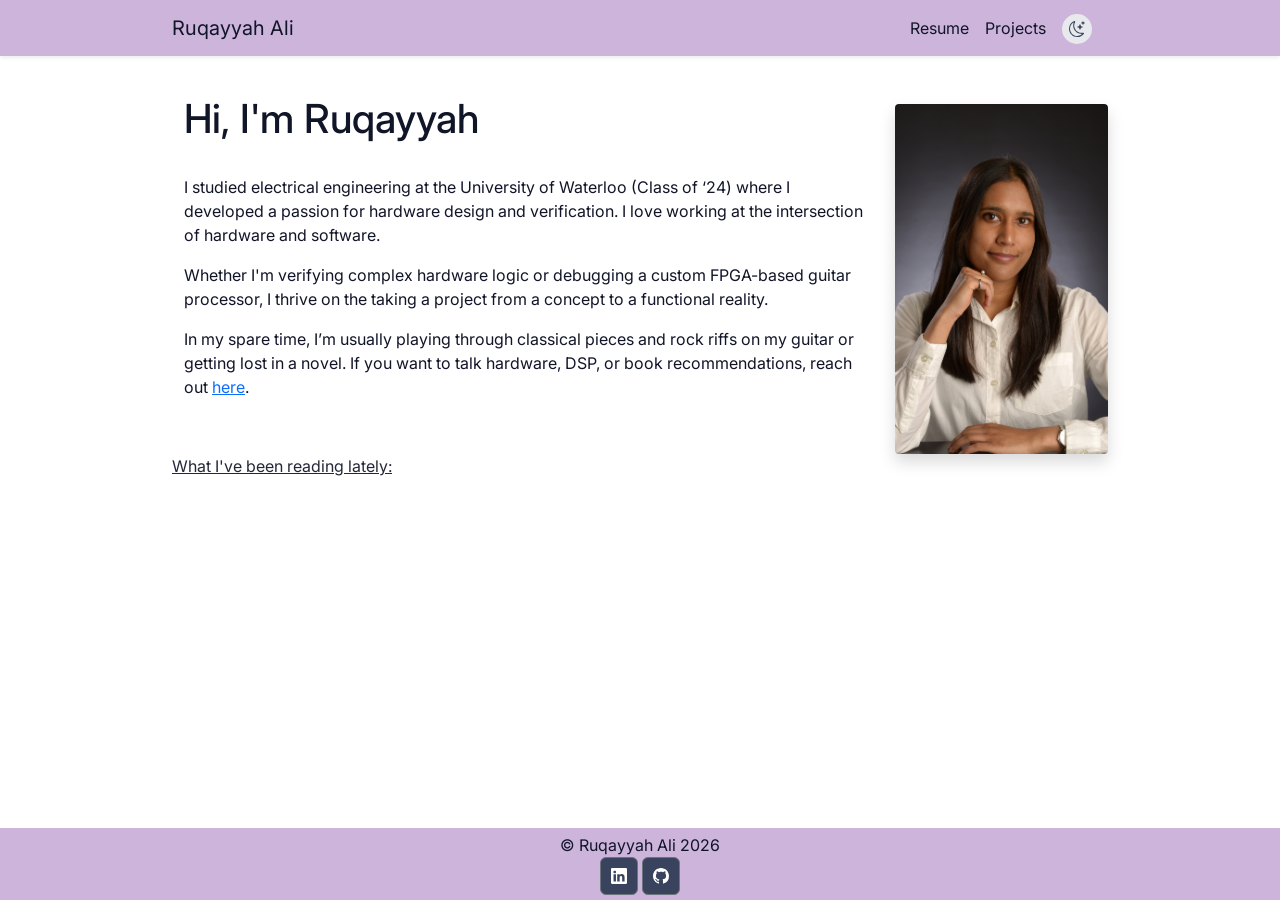
<file: index.html>
<!DOCTYPE html>

    <html lang="en">
        <head>
            <meta charset="UTF-8">
            <meta name="viewport" content="width=device-width, initial-scale=1">
            <link href="https://cdn.jsdelivr.net/npm/bootstrap@5.3.3/dist/css/bootstrap.min.css" rel="stylesheet" integrity="sha384-QWTKZyjpPEjISv5WaRU9OFeRpok6YctnYmDr5pNlyT2bRjXh0JMhjY6hW+ALEwIH" crossorigin="anonymous">
            <script src="https://cdn.jsdelivr.net/npm/bootstrap@5.3.3/dist/js/bootstrap.bundle.min.js" integrity="sha384-YvpcrYf0tY3lHB60NNkmXc5s9fDVZLESaAA55NDzOxhy9GkcIdslK1eN7N6jIeHz" crossorigin="anonymous"></script>
            <link href="styles.css" rel="stylesheet">
            <title>Ruqayyah Ali</title>
            <script type="text/javascript" src="darkmode.js" defer></script>
        </head>
        <body>
            <!-- NAVBAR -->
            <nav class="navbar my-custom-navbar shadow-sm sticky-top">
                <div class="container-fluid col-12 col-md-9">
                    <a class="navbar-brand" href="index.html">Ruqayyah Ali</a>
                        <ul class="navbar-nav flex-row ms-auto">
                                <!--
                                    flex-row ensures horizontal layout.
                                    ms-auto pushes the UL to the right.
                                    me-3 adds right margin for spacing between links.
                                -->
                                <li class="nav-item me-3">
                                    <a class="nav-link" href="/resume">Resume</a>
                                </li>
                                <li class="nav-item me-3">
                                    <a class="nav-link" href="/projects">Projects</a>
                                </li>
                                <!-- <li class="nav-item me-3">
                                    <a class="nav-link" href="blog.html">Blog</a>
                                </li> -->
                                <li class="nav-item me-3">
                                    <button id="theme-switch">
                                        <svg xmlns="http://www.w3.org/2000/svg" width="16" height="16" fill="currentColor" class="bi bi-moon-stars" viewBox="0 0 16 16">
                                        <path d="M6 .278a.77.77 0 0 1 .08.858 7.2 7.2 0 0 0-.878 3.46c0 4.021 3.278 7.277 7.318 7.277q.792-.001 1.533-.16a.79.79 0 0 1 .81.316.73.73 0 0 1-.031.893A8.35 8.35 0 0 1 8.344 16C3.734 16 0 12.286 0 7.71 0 4.266 2.114 1.312 5.124.06A.75.75 0 0 1 6 .278M4.858 1.311A7.27 7.27 0 0 0 1.025 7.71c0 4.02 3.279 7.276 7.319 7.276a7.32 7.32 0 0 0 5.205-2.162q-.506.063-1.029.063c-4.61 0-8.343-3.714-8.343-8.29 0-1.167.242-2.278.681-3.286"/>
                                        <path d="M10.794 3.148a.217.217 0 0 1 .412 0l.387 1.162c.173.518.579.924 1.097 1.097l1.162.387a.217.217 0 0 1 0 .412l-1.162.387a1.73 1.73 0 0 0-1.097 1.097l-.387 1.162a.217.217 0 0 1-.412 0l-.387-1.162A1.73 1.73 0 0 0 9.31 6.593l-1.162-.387a.217.217 0 0 1 0-.412l1.162-.387a1.73 1.73 0 0 0 1.097-1.097zM13.863.099a.145.145 0 0 1 .274 0l.258.774c.115.346.386.617.732.732l.774.258a.145.145 0 0 1 0 .274l-.774.258a1.16 1.16 0 0 0-.732.732l-.258.774a.145.145 0 0 1-.274 0l-.258-.774a1.16 1.16 0 0 0-.732-.732l-.774-.258a.145.145 0 0 1 0-.274l.774-.258c.346-.115.617-.386.732-.732z"/>
                                        </svg>
                                        <svg xmlns="http://www.w3.org/2000/svg" width="16" height="16" fill="currentColor" class="bi bi-sun" viewBox="0 0 16 16">
                                        <path d="M8 11a3 3 0 1 1 0-6 3 3 0 0 1 0 6m0 1a4 4 0 1 0 0-8 4 4 0 0 0 0 8M8 0a.5.5 0 0 1 .5.5v2a.5.5 0 0 1-1 0v-2A.5.5 0 0 1 8 0m0 13a.5.5 0 0 1 .5.5v2a.5.5 0 0 1-1 0v-2A.5.5 0 0 1 8 13m8-5a.5.5 0 0 1-.5.5h-2a.5.5 0 0 1 0-1h2a.5.5 0 0 1 .5.5M3 8a.5.5 0 0 1-.5.5h-2a.5.5 0 0 1 0-1h2A.5.5 0 0 1 3 8m10.657-5.657a.5.5 0 0 1 0 .707l-1.414 1.415a.5.5 0 1 1-.707-.708l1.414-1.414a.5.5 0 0 1 .707 0m-9.193 9.193a.5.5 0 0 1 0 .707L3.05 13.657a.5.5 0 0 1-.707-.707l1.414-1.414a.5.5 0 0 1 .707 0m9.193 2.121a.5.5 0 0 1-.707 0l-1.414-1.414a.5.5 0 0 1 .707-.707l1.414 1.414a.5.5 0 0 1 0 .707M4.464 4.465a.5.5 0 0 1-.707 0L2.343 3.05a.5.5 0 1 1 .707-.707l1.414 1.414a.5.5 0 0 1 0 .708"/>
                                        </svg>
                                    </button>
                                </li>
                        </ul>
                </div>
            </nav>
            
            <main>
            <!-- MAIN BODY -->
            <div class="container-fluid col-12 col-md-9">
                
                <div class="row align-items-center ms-auto">
                    <div class="container-fluid col-12 col-md-9">
                    <h1>Hi, I'm Ruqayyah</h1>
                    <br>
                    <p>I studied electrical engineering at the University of Waterloo (Class of ‘24) where I developed a passion for
                        hardware design and verification. I love working at the intersection of hardware and software.</p>
                    <p>Whether I'm verifying complex hardware logic or debugging a custom FPGA-based guitar processor, I thrive on the 
                        taking a project from a concept to a functional reality.</p> 
                    <p>In my spare time, I’m usually playing through classical pieces and rock riffs on my guitar or getting lost in a 
                        novel. If you want to talk hardware, DSP, or book recommendations, reach out <a href="mailto:ruqayyah.ali@uwaterloo.ca">here</a>.</p>
                    </div>
                    <!-- Image Column -->
                    <div class="d-flex col-10 col-md-3 flex-row ms-auto">
                        <div class="img-container mt-5">
                            <img src="images/ALI_9497.JPG" alt="Image of Ruqayyah" class="profile-img">
                        </div>
                    </div>
                </div>
            </div>

            <!-- GOODREADS SHELF -->
            <div class="container-fluid col-12 col-md-9 ms-auto">
                <a class="goodreads-title" href="https://www.goodreads.com/user/show/135807279-ruqayyah">What I've been reading lately:</a>
                <script src="https://www.goodreads.com/review/grid_widget/135807279?cover_size=small&hide_link=true&hide_title=true&num_books=16&order=d&shelf=read&sort=date_read&widget_id=1784133335" type="text/javascript" charset="utf-8"></script>
            </div>

            </main>

            <!-- FOOTER -->
            <footer class="container-fluid">
                <div>© Ruqayyah Ali 2026 </div>
                    <a id= "footer-linkedin" class="btn btn-secondary" href="https://www.linkedin.com/in/ruqayyah-ali/" role="button">
                        <svg xmlns="http://www.w3.org/2000/svg" width="16" height="16" fill="currentColor" class="bi bi-linkedin" viewBox="0 0 16 16">
                        <path d="M0 1.146C0 .513.526 0 1.175 0h13.65C15.474 0 16 .513 16 1.146v13.708c0 .633-.526 1.146-1.175 1.146H1.175C.526 16 0 15.487 0 14.854zm4.943 12.248V6.169H2.542v7.225zm-1.2-8.212c.837 0 1.358-.554 1.358-1.248-.015-.709-.52-1.248-1.342-1.248S2.4 3.226 2.4 3.934c0 .694.521 1.248 1.327 1.248zm4.908 8.212V9.359c0-.216.016-.432.08-.586.173-.431.568-.878 1.232-.878.869 0 1.216.662 1.216 1.634v3.865h2.401V9.25c0-2.22-1.184-3.252-2.764-3.252-1.274 0-1.845.7-2.165 1.193v.025h-.016l.016-.025V6.169h-2.4c.03.678 0 7.225 0 7.225z"></path>
                        </svg>
                    </a>
                    <a id= "footer-github" class="btn btn-secondary" href="https://github.com/ruki99" role="button">
                        <svg xmlns="http://www.w3.org/2000/svg" width="16" height="16" fill="currentColor" class="bi bi-github" viewBox="0 0 16 16">
                        <path d="M8 0C3.58 0 0 3.58 0 8c0 3.54 2.29 6.53 5.47 7.59.4.07.55-.17.55-.38 0-.19-.01-.82-.01-1.49-2.01.37-2.53-.49-2.69-.94-.09-.23-.48-.94-.82-1.13-.28-.15-.68-.52-.01-.53.63-.01 1.08.58 1.23.82.72 1.21 1.87.87 2.33.66.07-.52.28-.87.51-1.07-1.78-.2-3.64-.89-3.64-3.95 0-.87.31-1.59.82-2.15-.08-.2-.36-1.02.08-2.12 0 0 .67-.21 2.2.82.64-.18 1.32-.27 2-.27s1.36.09 2 .27c1.53-1.04 2.2-.82 2.2-.82.44 1.1.16 1.92.08 2.12.51.56.82 1.27.82 2.15 0 3.07-1.87 3.75-3.65 3.95.29.25.54.73.54 1.48 0 1.07-.01 1.93-.01 2.2 0 .21.15.46.55.38A8.01 8.01 0 0 0 16 8c0-4.42-3.58-8-8-8"/>
                        </svg>
                    </a>
            </footer>


        </body>
    </html>
</file>
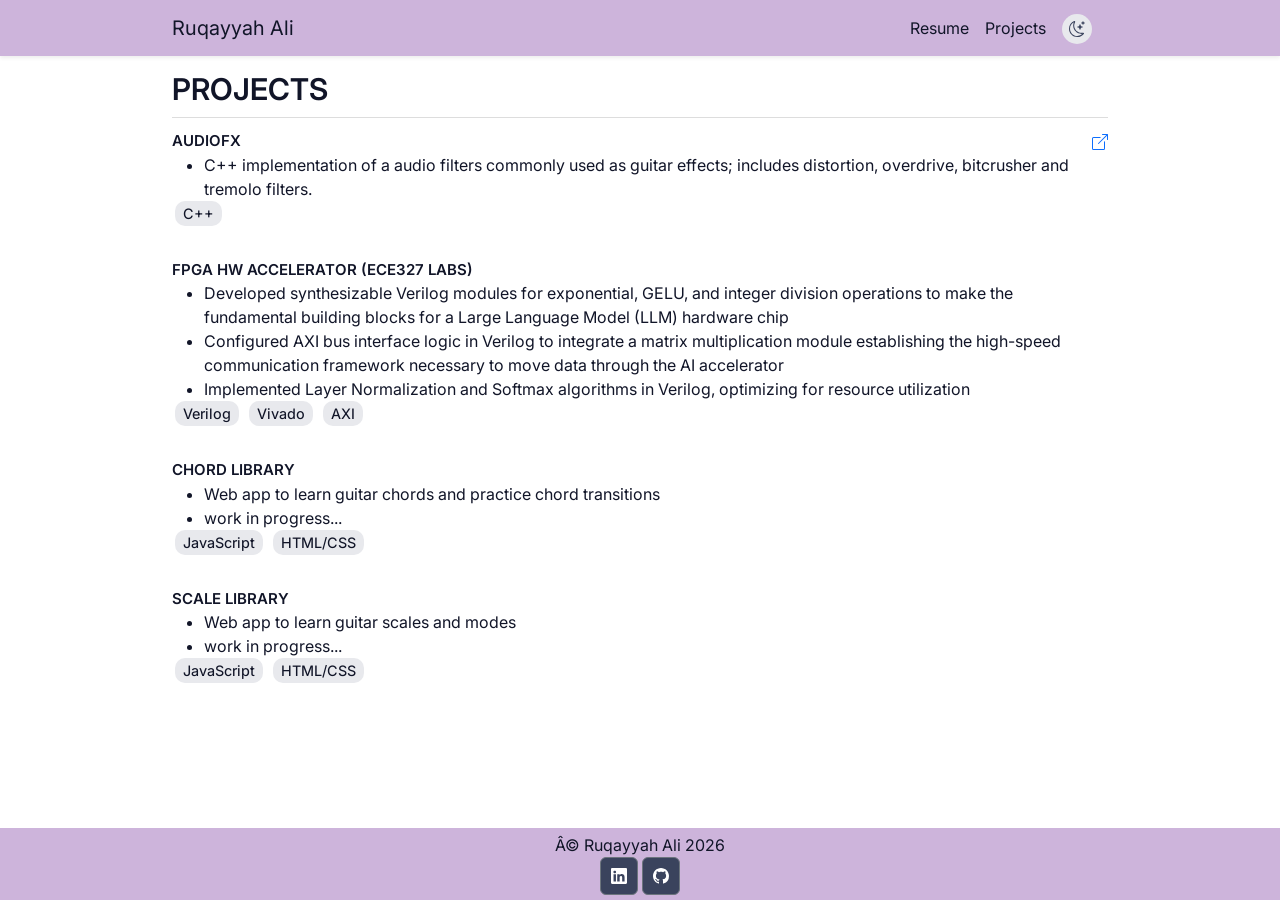
<file: projects.html>
<!DOCTYPE html>

<html lang="en">
    <head>
        <meta name="viewport" content="width=device-width, initial-scale=1">
        <link href="https://cdn.jsdelivr.net/npm/bootstrap@5.3.3/dist/css/bootstrap.min.css" rel="stylesheet" integrity="sha384-QWTKZyjpPEjISv5WaRU9OFeRpok6YctnYmDr5pNlyT2bRjXh0JMhjY6hW+ALEwIH" crossorigin="anonymous">
        <script src="https://cdn.jsdelivr.net/npm/bootstrap@5.3.3/dist/js/bootstrap.bundle.min.js" integrity="sha384-YvpcrYf0tY3lHB60NNkmXc5s9fDVZLESaAA55NDzOxhy9GkcIdslK1eN7N6jIeHz" crossorigin="anonymous"></script>
        <link href="styles.css" rel="stylesheet">
        <title>Projects</title>
        <!-- SCRIPTS HERE -->
        <script type="text/javascript" src="darkmode.js" defer></script>
    </head>
    <body>

        <!-- NAVBAR -->
        <nav class="navbar my-custom-navbar shadow-sm sticky-top">
            <div class="container-fluid col-12 col-md-9">
                <a class="navbar-brand" href="index.html">Ruqayyah Ali</a>

                <ul class="navbar-nav flex-row ms-auto">
                        <!--
                            flex-row ensures horizontal layout.
                            ms-auto pushes the UL to the right.
                            me-3 adds right margin for spacing between links.
                        -->
                        <li class="nav-item me-3">
                            <a class="nav-link" href="resume.html">Resume</a>
                        </li>
                        <li class="nav-item me-3">
                            <a class="nav-link" href="projects.html">Projects</a>
                        </li>
                        <!-- <li class="nav-item me-3">
                            <a class="nav-link" href="blog.html">Blog</a>
                        </li> -->
                        <li class="nav-item me-3">
                            <button id="theme-switch">
                                <svg xmlns="http://www.w3.org/2000/svg" width="16" height="16" fill="currentColor" class="bi bi-moon-stars" viewBox="0 0 16 16">
                                <path d="M6 .278a.77.77 0 0 1 .08.858 7.2 7.2 0 0 0-.878 3.46c0 4.021 3.278 7.277 7.318 7.277q.792-.001 1.533-.16a.79.79 0 0 1 .81.316.73.73 0 0 1-.031.893A8.35 8.35 0 0 1 8.344 16C3.734 16 0 12.286 0 7.71 0 4.266 2.114 1.312 5.124.06A.75.75 0 0 1 6 .278M4.858 1.311A7.27 7.27 0 0 0 1.025 7.71c0 4.02 3.279 7.276 7.319 7.276a7.32 7.32 0 0 0 5.205-2.162q-.506.063-1.029.063c-4.61 0-8.343-3.714-8.343-8.29 0-1.167.242-2.278.681-3.286"/>
                                <path d="M10.794 3.148a.217.217 0 0 1 .412 0l.387 1.162c.173.518.579.924 1.097 1.097l1.162.387a.217.217 0 0 1 0 .412l-1.162.387a1.73 1.73 0 0 0-1.097 1.097l-.387 1.162a.217.217 0 0 1-.412 0l-.387-1.162A1.73 1.73 0 0 0 9.31 6.593l-1.162-.387a.217.217 0 0 1 0-.412l1.162-.387a1.73 1.73 0 0 0 1.097-1.097zM13.863.099a.145.145 0 0 1 .274 0l.258.774c.115.346.386.617.732.732l.774.258a.145.145 0 0 1 0 .274l-.774.258a1.16 1.16 0 0 0-.732.732l-.258.774a.145.145 0 0 1-.274 0l-.258-.774a1.16 1.16 0 0 0-.732-.732l-.774-.258a.145.145 0 0 1 0-.274l.774-.258c.346-.115.617-.386.732-.732z"/>
                                </svg>
                                <svg xmlns="http://www.w3.org/2000/svg" width="16" height="16" fill="currentColor" class="bi bi-sun" viewBox="0 0 16 16">
                                <path d="M8 11a3 3 0 1 1 0-6 3 3 0 0 1 0 6m0 1a4 4 0 1 0 0-8 4 4 0 0 0 0 8M8 0a.5.5 0 0 1 .5.5v2a.5.5 0 0 1-1 0v-2A.5.5 0 0 1 8 0m0 13a.5.5 0 0 1 .5.5v2a.5.5 0 0 1-1 0v-2A.5.5 0 0 1 8 13m8-5a.5.5 0 0 1-.5.5h-2a.5.5 0 0 1 0-1h2a.5.5 0 0 1 .5.5M3 8a.5.5 0 0 1-.5.5h-2a.5.5 0 0 1 0-1h2A.5.5 0 0 1 3 8m10.657-5.657a.5.5 0 0 1 0 .707l-1.414 1.415a.5.5 0 1 1-.707-.708l1.414-1.414a.5.5 0 0 1 .707 0m-9.193 9.193a.5.5 0 0 1 0 .707L3.05 13.657a.5.5 0 0 1-.707-.707l1.414-1.414a.5.5 0 0 1 .707 0m9.193 2.121a.5.5 0 0 1-.707 0l-1.414-1.414a.5.5 0 0 1 .707-.707l1.414 1.414a.5.5 0 0 1 0 .707M4.464 4.465a.5.5 0 0 1-.707 0L2.343 3.05a.5.5 0 1 1 .707-.707l1.414 1.414a.5.5 0 0 1 0 .708"/>
                                </svg>
                            </button>
                        </li>
                </ul>
            </div>
        </nav>

        <!-- MAIN BODY -->
        <main>
            <div class="container-fluid col-12 col-md-9">

                    <div class="project-container">
                        <h3 class="section-title">Projects</h3>

                        <div class="project-group">
                            <div class="flex-row">
                                <span class="company">AudioFX</span>
                                <a href="https://github.com/ruki99/audiofx" target="_blank" rel="noopener noreferrer" class="text-decoration-none" >
                                    <svg xmlns="http://www.w3.org/2000/svg" width="16" height="16" fill="currentColor" class="bi bi-box-arrow-up-right" viewBox="0 0 16 16">
                                        <path fill-rule="evenodd" d="M8.636 3.5a.5.5 0 0 0-.5-.5H1.5A1.5 1.5 0 0 0 0 4.5v10A1.5 1.5 0 0 0 1.5 16h10a1.5 1.5 0 0 0 1.5-1.5V7.864a.5.5 0 0 0-1 0V14.5a.5.5 0 0 1-.5.5h-10a.5.5 0 0 1-.5-.5v-10a.5.5 0 0 1 .5-.5h6.636a.5.5 0 0 0 .5-.5"></path>
                                        <path fill-rule="evenodd" d="M16 .5a.5.5 0 0 0-.5-.5h-5a.5.5 0 0 0 0 1h3.793L6.146 9.146a.5.5 0 1 0 .708.708L15 1.707V5.5a.5.5 0 0 0 1 0z"></path>
                                    </svg>
                                </a>
                            </div>
                            <ul>
                                <li>C++ implementation of a audio filters commonly used as guitar effects; 
                                    includes distortion, overdrive, bitcrusher and tremolo filters.</li>
                            </ul>
                            <div class="skills-group-project">
                                <div class="skill-list">
                                    <span class="skill-item-project">C++</span>
                                </div>
                            </div>
                        </div>

                        <div class="project-group">
                            <div class="flex-row">
                                <span class="company">FPGA HW Accelerator (ECE327 Labs)</span>
                            </div>
                            <ul>
                                <li>Developed synthesizable Verilog modules for exponential, GELU, and integer 
                                    division operations to make the fundamental building blocks for a Large Language 
                                    Model (LLM) hardware chip</li>
                                <li>Configured AXI bus interface logic in Verilog to integrate a matrix multiplication module establishing 
                                    the high-speed communication framework necessary to move data through the AI accelerator</li>
                                <li>Implemented Layer Normalization and Softmax algorithms in Verilog, optimizing for resource utilization</li>
                            </ul>
                            <div class="skills-group-project">
                                <div class="skill-list">
                                    <span class="skill-item-project">Verilog</span>
                                    <span class="skill-item-project">Vivado</span>
                                    <span class="skill-item-project">AXI</span>
                                </div>
                            </div>
                        </div>

                        <div class="project-group">
                            <div class="flex-row">
                                <span class="company">Chord Library</span>
                            </div>
                            <ul>
                                <li>Web app to learn guitar chords and practice chord transitions</li>
                                <li>work in progress...</li>
                            </ul>
                            <div class="skills-group-project">
                                <div class="skill-list">
                                    <span class="skill-item-project">JavaScript</span>
                                    <span class="skill-item-project">HTML/CSS</span>
                                </div>
                            </div>
                        </div>

                        <div class="project-group">
                            <div class="flex-row">
                                <span class="company">Scale Library</span>
                            </div>
                            <ul>
                                <li>Web app to learn guitar scales and modes</li>
                                <li>work in progress...</li>
                            </ul>
                            <div class="skills-group-project">
                                <div class="skill-list">
                                    <span class="skill-item-project">JavaScript</span>
                                    <span class="skill-item-project">HTML/CSS</span>
                                </div>
                            </div>
                        </div>

                    </div>

                </div>
                


            </div>
        </main>

        <!-- FOOTER -->
        <footer class="container-fluid">
            <div>© Ruqayyah Ali 2026 </div>
                <a id= "footer-linkedin" class="btn btn-secondary" href="https://www.linkedin.com/in/ruqayyah-ali/" role="button">
                    <svg xmlns="http://www.w3.org/2000/svg" width="16" height="16" fill="currentColor" class="bi bi-linkedin" viewBox="0 0 16 16">
                    <path d="M0 1.146C0 .513.526 0 1.175 0h13.65C15.474 0 16 .513 16 1.146v13.708c0 .633-.526 1.146-1.175 1.146H1.175C.526 16 0 15.487 0 14.854zm4.943 12.248V6.169H2.542v7.225zm-1.2-8.212c.837 0 1.358-.554 1.358-1.248-.015-.709-.52-1.248-1.342-1.248S2.4 3.226 2.4 3.934c0 .694.521 1.248 1.327 1.248zm4.908 8.212V9.359c0-.216.016-.432.08-.586.173-.431.568-.878 1.232-.878.869 0 1.216.662 1.216 1.634v3.865h2.401V9.25c0-2.22-1.184-3.252-2.764-3.252-1.274 0-1.845.7-2.165 1.193v.025h-.016l.016-.025V6.169h-2.4c.03.678 0 7.225 0 7.225z"></path>
                    </svg>
                </a>
                <a id= "footer-github" class="btn btn-secondary" href="https://github.com/ruki99" role="button">
                    <svg xmlns="http://www.w3.org/2000/svg" width="16" height="16" fill="currentColor" class="bi bi-github" viewBox="0 0 16 16">
                    <path d="M8 0C3.58 0 0 3.58 0 8c0 3.54 2.29 6.53 5.47 7.59.4.07.55-.17.55-.38 0-.19-.01-.82-.01-1.49-2.01.37-2.53-.49-2.69-.94-.09-.23-.48-.94-.82-1.13-.28-.15-.68-.52-.01-.53.63-.01 1.08.58 1.23.82.72 1.21 1.87.87 2.33.66.07-.52.28-.87.51-1.07-1.78-.2-3.64-.89-3.64-3.95 0-.87.31-1.59.82-2.15-.08-.2-.36-1.02.08-2.12 0 0 .67-.21 2.2.82.64-.18 1.32-.27 2-.27s1.36.09 2 .27c1.53-1.04 2.2-.82 2.2-.82.44 1.1.16 1.92.08 2.12.51.56.82 1.27.82 2.15 0 3.07-1.87 3.75-3.65 3.95.29.25.54.73.54 1.48 0 1.07-.01 1.93-.01 2.2 0 .21.15.46.55.38A8.01 8.01 0 0 0 16 8c0-4.42-3.58-8-8-8"/>
                    </svg>
                </a>
        </footer>

    </body>
</html>
</file>
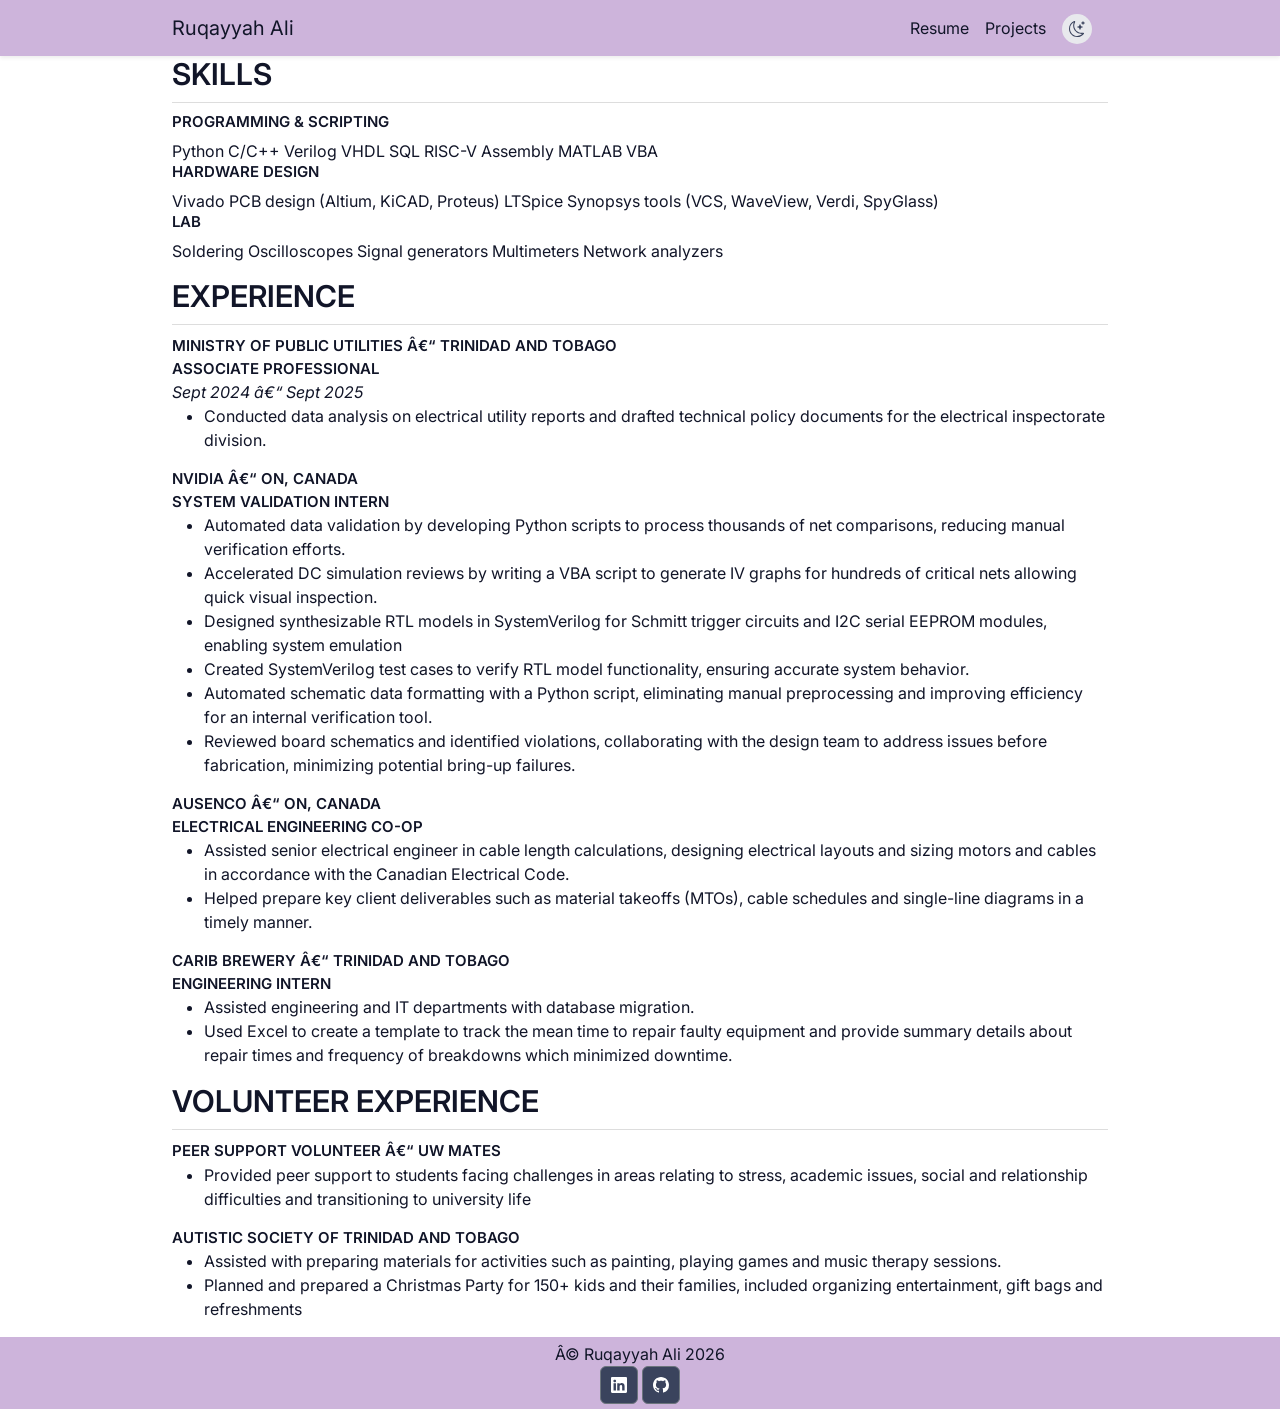
<file: resume copy.html>
<!DOCTYPE html>

<html lang="en">
    <head>
        <meta name="viewport" content="width=device-width, initial-scale=1">
        <link href="https://cdn.jsdelivr.net/npm/bootstrap@5.3.3/dist/css/bootstrap.min.css" rel="stylesheet" integrity="sha384-QWTKZyjpPEjISv5WaRU9OFeRpok6YctnYmDr5pNlyT2bRjXh0JMhjY6hW+ALEwIH" crossorigin="anonymous">
        <script src="https://cdn.jsdelivr.net/npm/bootstrap@5.3.3/dist/js/bootstrap.bundle.min.js" integrity="sha384-YvpcrYf0tY3lHB60NNkmXc5s9fDVZLESaAA55NDzOxhy9GkcIdslK1eN7N6jIeHz" crossorigin="anonymous"></script>
        <link href="styles.css" rel="stylesheet">
        <title>Resume</title>
        <!-- SCRIPTS HERE -->
        <script type="text/javascript" src="darkmode.js" defer></script>

    </head>
    <body>

        <!-- NAVBAR -->
        <nav class="navbar my-custom-navbar shadow-sm sticky-top">
        <div class="container-fluid col-12 col-md-9">
            <a class="navbar-brand" href="index.html">Ruqayyah Ali</a>

            <ul class="navbar-nav flex-row ms-auto">
                    <!--
                        flex-row ensures horizontal layout.
                        ms-auto pushes the UL to the right.
                        me-3 adds right margin for spacing between links.
                    -->
                    <li class="nav-item me-3">
                        <a class="nav-link" href="resume.html">Resume</a>
                    </li>
                    <li class="nav-item me-3">
                        <a class="nav-link" href="projects.html">Projects</a>
                    </li>
                    <!-- <li class="nav-item me-3">
                        <a class="nav-link" href="blog.html">Blog</a>
                    </li> -->
                    <li class="nav-item me-3">
                        <button id="theme-switch">
                            <svg xmlns="http://www.w3.org/2000/svg" width="16" height="16" fill="currentColor" class="bi bi-moon-stars" viewBox="0 0 16 16">
                            <path d="M6 .278a.77.77 0 0 1 .08.858 7.2 7.2 0 0 0-.878 3.46c0 4.021 3.278 7.277 7.318 7.277q.792-.001 1.533-.16a.79.79 0 0 1 .81.316.73.73 0 0 1-.031.893A8.35 8.35 0 0 1 8.344 16C3.734 16 0 12.286 0 7.71 0 4.266 2.114 1.312 5.124.06A.75.75 0 0 1 6 .278M4.858 1.311A7.27 7.27 0 0 0 1.025 7.71c0 4.02 3.279 7.276 7.319 7.276a7.32 7.32 0 0 0 5.205-2.162q-.506.063-1.029.063c-4.61 0-8.343-3.714-8.343-8.29 0-1.167.242-2.278.681-3.286"/>
                            <path d="M10.794 3.148a.217.217 0 0 1 .412 0l.387 1.162c.173.518.579.924 1.097 1.097l1.162.387a.217.217 0 0 1 0 .412l-1.162.387a1.73 1.73 0 0 0-1.097 1.097l-.387 1.162a.217.217 0 0 1-.412 0l-.387-1.162A1.73 1.73 0 0 0 9.31 6.593l-1.162-.387a.217.217 0 0 1 0-.412l1.162-.387a1.73 1.73 0 0 0 1.097-1.097zM13.863.099a.145.145 0 0 1 .274 0l.258.774c.115.346.386.617.732.732l.774.258a.145.145 0 0 1 0 .274l-.774.258a1.16 1.16 0 0 0-.732.732l-.258.774a.145.145 0 0 1-.274 0l-.258-.774a1.16 1.16 0 0 0-.732-.732l-.774-.258a.145.145 0 0 1 0-.274l.774-.258c.346-.115.617-.386.732-.732z"/>
                            </svg>
                            <svg xmlns="http://www.w3.org/2000/svg" width="16" height="16" fill="currentColor" class="bi bi-sun" viewBox="0 0 16 16">
                            <path d="M8 11a3 3 0 1 1 0-6 3 3 0 0 1 0 6m0 1a4 4 0 1 0 0-8 4 4 0 0 0 0 8M8 0a.5.5 0 0 1 .5.5v2a.5.5 0 0 1-1 0v-2A.5.5 0 0 1 8 0m0 13a.5.5 0 0 1 .5.5v2a.5.5 0 0 1-1 0v-2A.5.5 0 0 1 8 13m8-5a.5.5 0 0 1-.5.5h-2a.5.5 0 0 1 0-1h2a.5.5 0 0 1 .5.5M3 8a.5.5 0 0 1-.5.5h-2a.5.5 0 0 1 0-1h2A.5.5 0 0 1 3 8m10.657-5.657a.5.5 0 0 1 0 .707l-1.414 1.415a.5.5 0 1 1-.707-.708l1.414-1.414a.5.5 0 0 1 .707 0m-9.193 9.193a.5.5 0 0 1 0 .707L3.05 13.657a.5.5 0 0 1-.707-.707l1.414-1.414a.5.5 0 0 1 .707 0m9.193 2.121a.5.5 0 0 1-.707 0l-1.414-1.414a.5.5 0 0 1 .707-.707l1.414 1.414a.5.5 0 0 1 0 .707M4.464 4.465a.5.5 0 0 1-.707 0L2.343 3.05a.5.5 0 1 1 .707-.707l1.414 1.414a.5.5 0 0 1 0 .708"/>
                            </svg>
                        </button>
                    </li>
            </ul>
        </div>
        </nav>

        <div class="container-fluid col-12 col-md-9">

                            <!-- SKILLS -->
                <div class="skills-container">
                    
                    <h3 class="section-title">Skills</h3>
                    <div class="skills-group">
                        <h5 class="subsection-title">Programming & Scripting</h5>
                        <div class="skill-list">
                            <span class="skill-item">Python</span>
                            <span class="skill-item">C/C++</span>
                            <span class="skill-item">Verilog</span>
                            <span class="skill-item">VHDL</span>
                            <span class="skill-item">SQL</span>
                            <span class="skill-item">RISC-V Assembly</span>
                            <span class="skill-item">MATLAB</span>
                            <span class="skill-item">VBA</span>
                        </div>
                    </div>
                       
                    <div class="skills-group">
                        <h5 class="subsection-title">Hardware Design</h5>
                        <div class="skill-list">
                            <span class="skill-item">Vivado</span>
                            <span class="skill-item">PCB design (Altium, KiCAD, Proteus)</span>
                            <span class="skill-item">LTSpice</span>
                            <span class="skill-item">Synopsys tools (VCS, WaveView, Verdi, SpyGlass)</span>
                        </div>
                    </div>

                    <div class="skills-group">
                        <h5 class="subsection-title">Lab</h5>
                        <div class="skill-list">
                            <span class="skill-item">Soldering</span>
                            <span class="skill-item">Oscilloscopes</span>
                            <span class="skill-item">Signal generators</span>
                            <span class="skill-item">Multimeters</span>
                            <span class="skill-item">Network analyzers</span>
                        </div>
                    </div>

                </div>
                <!-- EXPERIENCE -->
                <div class="experience-container">
                    <h3 class="section-title">Experience</h3>

                    <div class="experience-group">
                        <div class="subsection-title">Ministry of Public Utilities – Trinidad and Tobago</div>
                        <div class="subsection-title">Associate Professional</div>
                        <span class="experience-date">Sept 2024 – Sept 2025</span>
                        <ul>
                            <li>Conducted data analysis on electrical utility reports and drafted 
                                technical policy documents for the electrical inspectorate division.</li>
                        </ul>
                    </div>

                    <div class="experience-group">
                        <div class="subsection-title">Nvidia – ON, Canada</div>
                        <div class="subsection-title">System Validation Intern</div>
                        <ul>
                            <li>Automated data validation by developing Python scripts to process thousands
                                of net comparisons, reducing manual verification efforts.</li>
                            <li>Accelerated DC simulation reviews by writing a VBA script to generate IV graphs
                                for hundreds of critical nets allowing quick visual inspection.</li>
                            <li>Designed synthesizable RTL models in SystemVerilog for Schmitt
                                trigger circuits and I2C serial EEPROM modules, enabling system emulation</li>
                            <li>Created SystemVerilog test cases to verify RTL model functionality, ensuring
                                accurate system behavior.</li>
                            <li>Automated schematic data formatting with a Python script, eliminating manual
                                preprocessing and improving efficiency for an internal verification tool.</li>
                            <li>Reviewed board schematics and identified violations, collaborating with the design
                                team to address issues before fabrication, minimizing potential bring-up failures.</li>
                        </ul>
                    </div>

                    <div class="experience-group"></div>
                        <div class="subsection-title">Ausenco – ON, Canada</div>
                        <div class="subsection-title">Electrical Engineering Co-op</div>
                        <ul>
                            <li>Assisted senior electrical engineer in cable length calculations, designing electrical
                                layouts and sizing motors and cables in accordance with the Canadian Electrical Code.</li>
                            <li>Helped prepare key client deliverables such as material takeoffs (MTOs),
                                cable schedules and single-line diagrams in a timely manner.</li>
                        </ul>
                    </div>

                    <div class="experience-group">
                        <div class="subsection-title">Carib Brewery  – Trinidad and Tobago</div>
                        <div class="subsection-title">Engineering Intern</div>
                        <ul>
                            <li>Assisted engineering and IT departments with database migration.</li>
                            <li>Used Excel to create a template to track the mean time to repair faulty
                                equipment and provide summary details about repair times and frequency of
                                breakdowns which minimized downtime.</li>
                        </ul>
                    </div>
                
                    
                    <h3 class="section-title">Volunteer Experience</h3>
                        <div class="subsection-title">Peer Support Volunteer – UW MATES</div>
                        <ul>
                            <li>Provided peer support to students facing challenges in areas relating to
                                stress, academic issues, social and relationship difficulties and
                                transitioning to university life</li>
                        </ul>

                        <div class="subsection-title">Autistic Society of Trinidad and Tobago</div>
                        <ul>
                            <li>Assisted with preparing materials for activities such as painting,
                                playing games and music therapy sessions.</li>
                            <li>Planned and prepared a Christmas Party for 150+ kids and their
                                families, included organizing entertainment, gift bags and refreshments</li>
                        </ul>

                </div>

        </div>

        <!-- FOOTER -->
        <footer class="container-fluid">
            <div>© Ruqayyah Ali 2026 </div>
                <a id= "footer-linkedin" class="btn btn-secondary" href="https://www.linkedin.com/in/ruqayyah-ali/" role="button">
                    <svg xmlns="http://www.w3.org/2000/svg" width="16" height="16" fill="currentColor" class="bi bi-linkedin" viewBox="0 0 16 16">
                    <path d="M0 1.146C0 .513.526 0 1.175 0h13.65C15.474 0 16 .513 16 1.146v13.708c0 .633-.526 1.146-1.175 1.146H1.175C.526 16 0 15.487 0 14.854zm4.943 12.248V6.169H2.542v7.225zm-1.2-8.212c.837 0 1.358-.554 1.358-1.248-.015-.709-.52-1.248-1.342-1.248S2.4 3.226 2.4 3.934c0 .694.521 1.248 1.327 1.248zm4.908 8.212V9.359c0-.216.016-.432.08-.586.173-.431.568-.878 1.232-.878.869 0 1.216.662 1.216 1.634v3.865h2.401V9.25c0-2.22-1.184-3.252-2.764-3.252-1.274 0-1.845.7-2.165 1.193v.025h-.016l.016-.025V6.169h-2.4c.03.678 0 7.225 0 7.225z"></path>
                    </svg>
                </a>
                <a id= "footer-github" class="btn btn-secondary" href="https://github.com/ruki99" role="button">
                    <svg xmlns="http://www.w3.org/2000/svg" width="16" height="16" fill="currentColor" class="bi bi-github" viewBox="0 0 16 16">
                    <path d="M8 0C3.58 0 0 3.58 0 8c0 3.54 2.29 6.53 5.47 7.59.4.07.55-.17.55-.38 0-.19-.01-.82-.01-1.49-2.01.37-2.53-.49-2.69-.94-.09-.23-.48-.94-.82-1.13-.28-.15-.68-.52-.01-.53.63-.01 1.08.58 1.23.82.72 1.21 1.87.87 2.33.66.07-.52.28-.87.51-1.07-1.78-.2-3.64-.89-3.64-3.95 0-.87.31-1.59.82-2.15-.08-.2-.36-1.02.08-2.12 0 0 .67-.21 2.2.82.64-.18 1.32-.27 2-.27s1.36.09 2 .27c1.53-1.04 2.2-.82 2.2-.82.44 1.1.16 1.92.08 2.12.51.56.82 1.27.82 2.15 0 3.07-1.87 3.75-3.65 3.95.29.25.54.73.54 1.48 0 1.07-.01 1.93-.01 2.2 0 .21.15.46.55.38A8.01 8.01 0 0 0 16 8c0-4.42-3.58-8-8-8"/>
                    </svg>
                </a>
        </footer>

    </body>
</html>
</file>
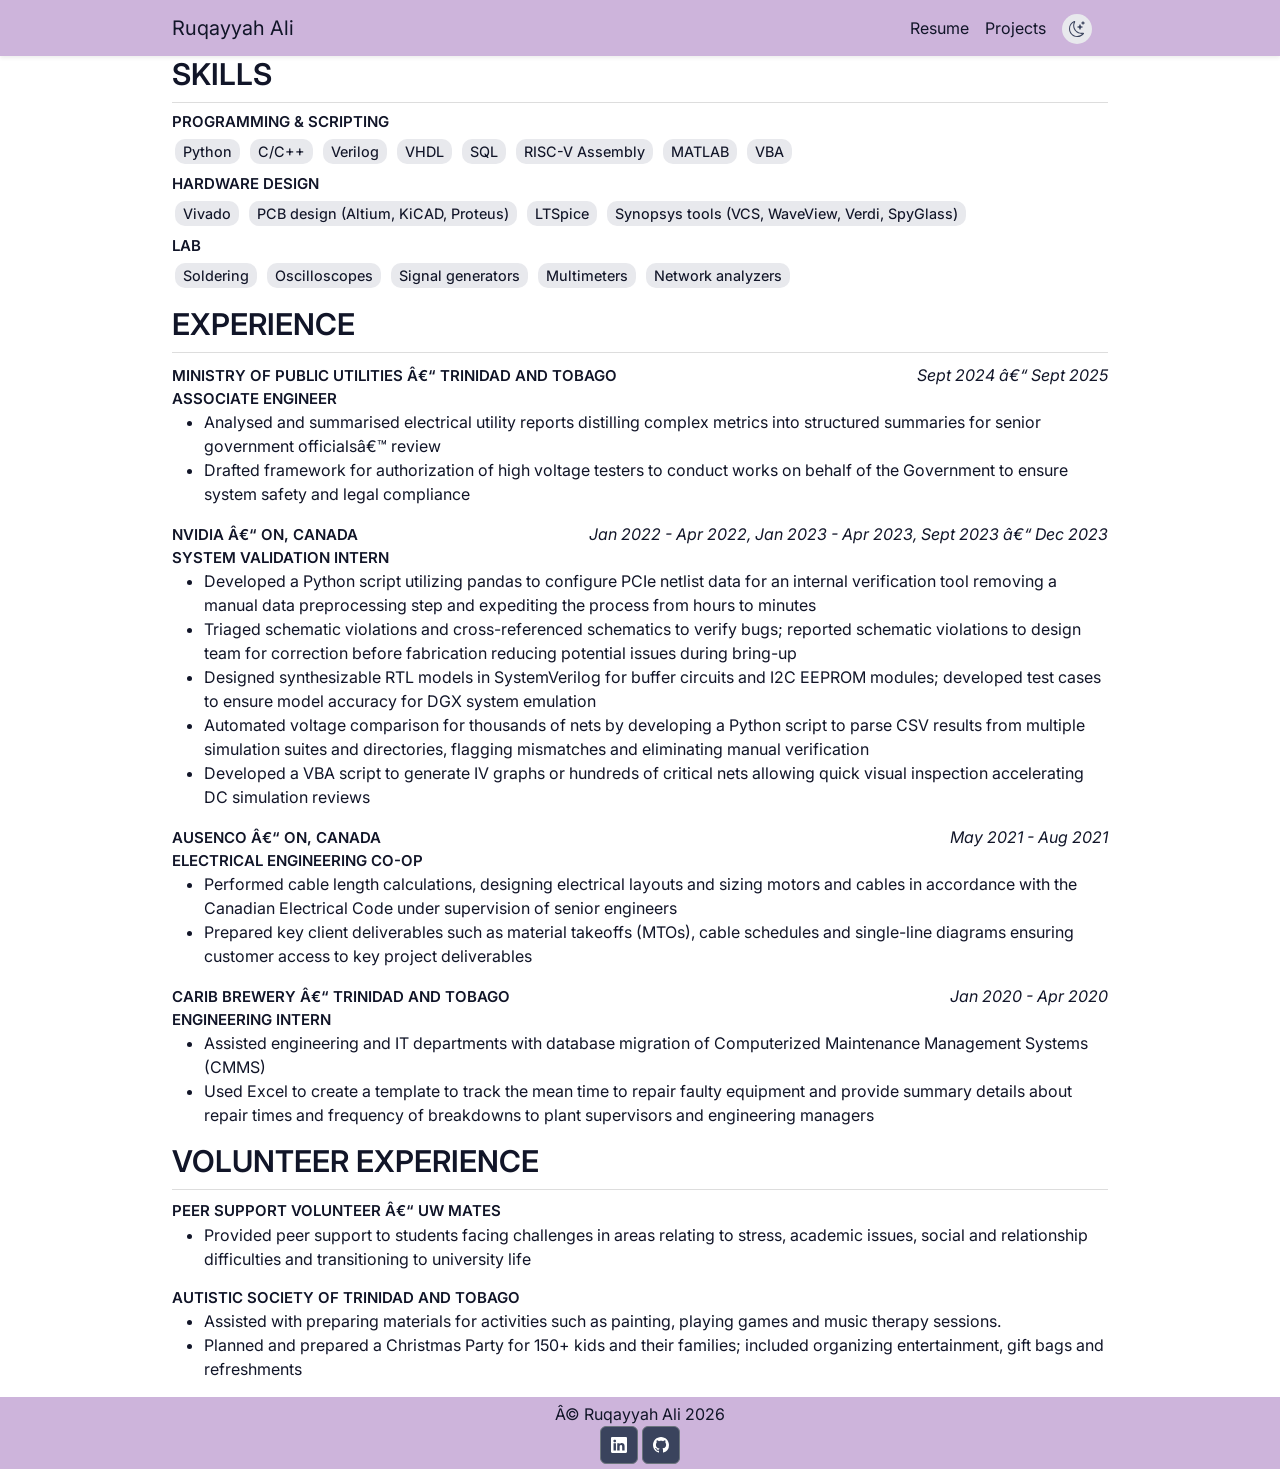
<file: resume.html>
<!DOCTYPE html>

<html lang="en">
    <head>
        <meta name="viewport" content="width=device-width, initial-scale=1">
        <link href="https://cdn.jsdelivr.net/npm/bootstrap@5.3.3/dist/css/bootstrap.min.css" rel="stylesheet" integrity="sha384-QWTKZyjpPEjISv5WaRU9OFeRpok6YctnYmDr5pNlyT2bRjXh0JMhjY6hW+ALEwIH" crossorigin="anonymous">
        <script src="https://cdn.jsdelivr.net/npm/bootstrap@5.3.3/dist/js/bootstrap.bundle.min.js" integrity="sha384-YvpcrYf0tY3lHB60NNkmXc5s9fDVZLESaAA55NDzOxhy9GkcIdslK1eN7N6jIeHz" crossorigin="anonymous"></script>
        <link href="styles.css" rel="stylesheet">
        <title>Resume</title>
        <!-- SCRIPTS HERE -->
        <script type="text/javascript" src="darkmode.js" defer></script>

    </head>
    <body>

        <!-- NAVBAR -->
        <nav class="navbar my-custom-navbar shadow-sm sticky-top">
        <div class="container-fluid col-12 col-md-9">
            <a class="navbar-brand" href="index.html">Ruqayyah Ali</a>

            <ul class="navbar-nav flex-row ms-auto">
                    <!--
                        flex-row ensures horizontal layout.
                        ms-auto pushes the UL to the right.
                        me-3 adds right margin for spacing between links.
                    -->
                    <li class="nav-item me-3">
                        <a class="nav-link" href="resume.html">Resume</a>
                    </li>
                    <li class="nav-item me-3">
                        <a class="nav-link" href="projects.html">Projects</a>
                    </li>
                    <!-- <li class="nav-item me-3">
                        <a class="nav-link" href="blog.html">Blog</a>
                    </li> -->
                    <li class="nav-item me-3">
                        <button id="theme-switch">
                            <svg xmlns="http://www.w3.org/2000/svg" width="16" height="16" fill="currentColor" class="bi bi-moon-stars" viewBox="0 0 16 16">
                            <path d="M6 .278a.77.77 0 0 1 .08.858 7.2 7.2 0 0 0-.878 3.46c0 4.021 3.278 7.277 7.318 7.277q.792-.001 1.533-.16a.79.79 0 0 1 .81.316.73.73 0 0 1-.031.893A8.35 8.35 0 0 1 8.344 16C3.734 16 0 12.286 0 7.71 0 4.266 2.114 1.312 5.124.06A.75.75 0 0 1 6 .278M4.858 1.311A7.27 7.27 0 0 0 1.025 7.71c0 4.02 3.279 7.276 7.319 7.276a7.32 7.32 0 0 0 5.205-2.162q-.506.063-1.029.063c-4.61 0-8.343-3.714-8.343-8.29 0-1.167.242-2.278.681-3.286"/>
                            <path d="M10.794 3.148a.217.217 0 0 1 .412 0l.387 1.162c.173.518.579.924 1.097 1.097l1.162.387a.217.217 0 0 1 0 .412l-1.162.387a1.73 1.73 0 0 0-1.097 1.097l-.387 1.162a.217.217 0 0 1-.412 0l-.387-1.162A1.73 1.73 0 0 0 9.31 6.593l-1.162-.387a.217.217 0 0 1 0-.412l1.162-.387a1.73 1.73 0 0 0 1.097-1.097zM13.863.099a.145.145 0 0 1 .274 0l.258.774c.115.346.386.617.732.732l.774.258a.145.145 0 0 1 0 .274l-.774.258a1.16 1.16 0 0 0-.732.732l-.258.774a.145.145 0 0 1-.274 0l-.258-.774a1.16 1.16 0 0 0-.732-.732l-.774-.258a.145.145 0 0 1 0-.274l.774-.258c.346-.115.617-.386.732-.732z"/>
                            </svg>
                            <svg xmlns="http://www.w3.org/2000/svg" width="16" height="16" fill="currentColor" class="bi bi-sun" viewBox="0 0 16 16">
                            <path d="M8 11a3 3 0 1 1 0-6 3 3 0 0 1 0 6m0 1a4 4 0 1 0 0-8 4 4 0 0 0 0 8M8 0a.5.5 0 0 1 .5.5v2a.5.5 0 0 1-1 0v-2A.5.5 0 0 1 8 0m0 13a.5.5 0 0 1 .5.5v2a.5.5 0 0 1-1 0v-2A.5.5 0 0 1 8 13m8-5a.5.5 0 0 1-.5.5h-2a.5.5 0 0 1 0-1h2a.5.5 0 0 1 .5.5M3 8a.5.5 0 0 1-.5.5h-2a.5.5 0 0 1 0-1h2A.5.5 0 0 1 3 8m10.657-5.657a.5.5 0 0 1 0 .707l-1.414 1.415a.5.5 0 1 1-.707-.708l1.414-1.414a.5.5 0 0 1 .707 0m-9.193 9.193a.5.5 0 0 1 0 .707L3.05 13.657a.5.5 0 0 1-.707-.707l1.414-1.414a.5.5 0 0 1 .707 0m9.193 2.121a.5.5 0 0 1-.707 0l-1.414-1.414a.5.5 0 0 1 .707-.707l1.414 1.414a.5.5 0 0 1 0 .707M4.464 4.465a.5.5 0 0 1-.707 0L2.343 3.05a.5.5 0 1 1 .707-.707l1.414 1.414a.5.5 0 0 1 0 .708"/>
                            </svg>
                        </button>
                    </li>
            </ul>
        </div>
        </nav>

        <div class="container-fluid col-12 col-md-9">

            <!-- START SKILLS -->
            <div class="skills-container">
                
                <h3 class="section-title">Skills</h3>
                <div class="skills-group-resume">
                    <h5 class="subsection-title">Programming & Scripting</h5>
                    <div class="skill-list">
                        <span class="skill-item-resume">Python</span>
                        <span class="skill-item-resume">C/C++</span>
                        <span class="skill-item-resume">Verilog</span>
                        <span class="skill-item-resume">VHDL</span>
                        <span class="skill-item-resume">SQL</span>
                        <span class="skill-item-resume">RISC-V Assembly</span>
                        <span class="skill-item-resume">MATLAB</span>
                        <span class="skill-item-resume">VBA</span>
                    </div>
                </div>
                       
                <div class="skills-group-resume">
                    <h5 class="subsection-title">Hardware Design</h5>
                    <div class="skill-list">
                        <span class="skill-item-resume">Vivado</span>
                        <span class="skill-item-resume">PCB design (Altium, KiCAD, Proteus)</span>
                        <span class="skill-item-resume">LTSpice</span>
                        <span class="skill-item-resume">Synopsys tools (VCS, WaveView, Verdi, SpyGlass)</span>
                    </div>
                </div>

                <div class="skills-group-resume">
                    <h5 class="subsection-title">Lab</h5>
                    <div class="skill-list">
                        <span class="skill-item-resume">Soldering</span>
                        <span class="skill-item-resume">Oscilloscopes</span>
                        <span class="skill-item-resume">Signal generators</span>
                        <span class="skill-item-resume">Multimeters</span>
                        <span class="skill-item-resume">Network analyzers</span>
                    </div>
                </div>

            </div>
            <!-- END SKILLS -->

            <!-- START EXPERIENCE -->
            <div class="experience-container">
                <h3 class="section-title">Experience</h3>

                <div class="experience-group">
                    <div class="flex-row">
                        <span class="company">Ministry of Public Utilities – Trinidad and Tobago</span>
                        <span class="experience-date">Sept 2024 – Sept 2025</span>
                    </div>
                    <div class="job-role">Associate Engineer</div>
                    <ul>
                        <li>Analysed and summarised electrical utility reports distilling complex metrics into structured 
                            summaries for senior government officials’ review </li>
                        <li>Drafted framework for authorization of high voltage testers to conduct works on behalf of the 
                            Government to ensure system safety and legal compliance</li>
                    </ul>
                </div>

                <div class="experience-group">
                    <div class="flex-row">
                        <span class="subsection-title">Nvidia – ON, Canada</span>
                        <span class="experience-date">Jan 2022 - Apr 2022, Jan 2023 - Apr 2023, Sept 2023 – Dec 2023</span>
                    </div>
                    <div class="subsection-title">System Validation Intern</div>
                    <ul>
                        <li>Developed a Python script utilizing pandas to configure PCIe netlist data for an internal 
                            verification tool removing a manual data preprocessing step and expediting the process 
                            from hours to minutes</li>
                        <li>Triaged schematic violations and cross-referenced schematics to verify bugs; 
                            reported schematic violations to design team for correction before fabrication reducing 
                            potential issues during bring-up</li>
                        <li>Designed synthesizable RTL models in SystemVerilog for buffer circuits and 
                            I2C EEPROM modules; developed test cases to ensure model accuracy for DGX system emulation</li>
                        <li>Automated voltage comparison for thousands of nets by developing a Python script to parse CSV 
                            results from multiple simulation suites and directories, flagging mismatches and eliminating 
                            manual verification</li>
                        <li>Developed a VBA script to generate IV graphs or hundreds of critical nets allowing quick visual 
                            inspection accelerating DC simulation reviews</li>
                    </ul>
                </div>

                <div class="experience-group">
                    <div class="flex-row">
                        <span class="subsection-title">Ausenco – ON, Canada</span>
                        <span class="experience-date">May 2021 - Aug 2021</span>
                    </div>
                    <div class="subsection-title">Electrical Engineering Co-op</div>
                    <ul>
                        <li>Performed cable length calculations, designing electrical layouts and sizing motors 
                            and cables in accordance with the Canadian Electrical Code under supervision of senior engineers</li>
                        <li>Prepared key client deliverables such as material takeoffs (MTOs), cable schedules and 
                            single-line diagrams ensuring customer access to key project deliverables</li>
                    </ul>
                </div>

                <div class="experience-group">
                    <div class="flex-row">
                        <span class="subsection-title">Carib Brewery  – Trinidad and Tobago</span>
                        <span class="experience-date">Jan 2020 - Apr 2020</span>
                    </div>
                    <div class="subsection-title">Engineering Intern</div>
                    <ul>
                        <li>Assisted engineering and IT departments with database migration of Computerized Maintenance 
                            Management Systems (CMMS)</li>
                        <li>Used Excel to create a template to track the mean time to repair faulty equipment and provide 
                            summary details about repair times and frequency of breakdowns to plant supervisors and 
                            engineering managers</li>
                    </ul>
                </div>
                    
                <h3 class="section-title">Volunteer Experience</h3>

                <div class="experience-group">
                    <div class="subsection-title">Peer Support Volunteer – UW MATES</div>
                    <ul>
                        <li>Provided peer support to students facing challenges in areas relating to
                            stress, academic issues, social and relationship difficulties and
                            transitioning to university life</li>
                    </ul>
                </div>

                <div class="experience-group">
                    <div class="subsection-title">Autistic Society of Trinidad and Tobago</div>
                    <ul>
                        <li>Assisted with preparing materials for activities such as painting,
                            playing games and music therapy sessions.</li>
                        <li>Planned and prepared a Christmas Party for 150+ kids and their
                            families; included organizing entertainment, gift bags and refreshments</li>
                    </ul>
                </div>

            </div>
            <!-- END EXPERIENCE -->

        </div>

        <!-- FOOTER -->
        <footer class="container-fluid">
            <div>© Ruqayyah Ali 2026 </div>
                <a id= "footer-linkedin" class="btn btn-secondary" href="https://www.linkedin.com/in/ruqayyah-ali/" role="button">
                    <svg xmlns="http://www.w3.org/2000/svg" width="16" height="16" fill="currentColor" class="bi bi-linkedin" viewBox="0 0 16 16">
                    <path d="M0 1.146C0 .513.526 0 1.175 0h13.65C15.474 0 16 .513 16 1.146v13.708c0 .633-.526 1.146-1.175 1.146H1.175C.526 16 0 15.487 0 14.854zm4.943 12.248V6.169H2.542v7.225zm-1.2-8.212c.837 0 1.358-.554 1.358-1.248-.015-.709-.52-1.248-1.342-1.248S2.4 3.226 2.4 3.934c0 .694.521 1.248 1.327 1.248zm4.908 8.212V9.359c0-.216.016-.432.08-.586.173-.431.568-.878 1.232-.878.869 0 1.216.662 1.216 1.634v3.865h2.401V9.25c0-2.22-1.184-3.252-2.764-3.252-1.274 0-1.845.7-2.165 1.193v.025h-.016l.016-.025V6.169h-2.4c.03.678 0 7.225 0 7.225z"></path>
                    </svg>
                </a>
                <a id= "footer-github" class="btn btn-secondary" href="https://github.com/ruki99" role="button">
                    <svg xmlns="http://www.w3.org/2000/svg" width="16" height="16" fill="currentColor" class="bi bi-github" viewBox="0 0 16 16">
                    <path d="M8 0C3.58 0 0 3.58 0 8c0 3.54 2.29 6.53 5.47 7.59.4.07.55-.17.55-.38 0-.19-.01-.82-.01-1.49-2.01.37-2.53-.49-2.69-.94-.09-.23-.48-.94-.82-1.13-.28-.15-.68-.52-.01-.53.63-.01 1.08.58 1.23.82.72 1.21 1.87.87 2.33.66.07-.52.28-.87.51-1.07-1.78-.2-3.64-.89-3.64-3.95 0-.87.31-1.59.82-2.15-.08-.2-.36-1.02.08-2.12 0 0 .67-.21 2.2.82.64-.18 1.32-.27 2-.27s1.36.09 2 .27c1.53-1.04 2.2-.82 2.2-.82.44 1.1.16 1.92.08 2.12.51.56.82 1.27.82 2.15 0 3.07-1.87 3.75-3.65 3.95.29.25.54.73.54 1.48 0 1.07-.01 1.93-.01 2.2 0 .21.15.46.55.38A8.01 8.01 0 0 0 16 8c0-4.42-3.58-8-8-8"/>
                    </svg>
                </a>
        </footer>

    </body>
</html>
</file>
<file: styles.css>
@import url('https://fonts.googleapis.com/css2?family=Inter:wght@400;700&display=swap');

:root {
  --base-color: white;
  --base-variant: #e8e9ed;
  --text-color: #111528;
  --secondary-text: #232738;
  --primary-color: #3a435d;
  --accent-color: #cdb4db;
}

.darkmode {
  --base-color: #070b1d;
  --base-variant: #101425;
  --text-color: #ffffff;
  --secondary-text: #a4a5b8;
  --primary-color: #3a435d;
  --accent-color: #073b4c;
} 

.custom-brand-font {
  font-family: 'Inter', sans-serif;
  font-weight: 700;
  font-size: 1.8rem;
}

.my-custom-navbar {
  color: #ffd166;
  background-color: var(--accent-color);
}

.my-custom-navbar .nav-link, .my-custom-navbar .navbar-brand {
  color: var(--text-color);
}

button {
  border: none;
  padding: .8em 2em;
  background-color: var(--primary-color);
  color: white;
  border-radius: 4px;
  font: inherit;
  text-transform: uppercase;
  font-weight: 500;
  cursor: pointer;
}

#theme-switch {
  height: 30px;
  width: 30px;
  margin-top: 0.4rem;
  padding: 0;
  border-radius: 50%;
  background-color: var(--base-variant);
  display: flex;
  justify-content: center;
  align-items: center;
}

#theme-switch svg {
  fill: var(--primary-color);
}

#theme-switch svg:last-child {
  display: none;
}

.darkmode #theme-switch svg:first-child {
  display: none;
}

.darkmode #theme-switch svg:last-child {
  display: block;
}

.img-container {
  position: relative;
  width: 300px;
  height: 350px;
}

.profile-img {
  width: 100%;
  height: 100%;
  object-fit: cover;
  border-radius: 4px;
  box-shadow: 0 .5rem 1rem rgba(0,0,0,.15);
  /* border: 5px solid #bde0fe; */
  /* border: 5px solid var(--accent-color); */
  /* border-radius: 50%; */
}

.skills-group-resume {
  margin-bottom: 8px;
}

.skill-item-resume {
  display: inline-block;
  border-radius: 10px;
  background: var(--base-variant);
  color: var(--text-color);
  text-align: center;
  font-family: 'Inter', sans-serif;
  font-weight: 450;
  padding-top: 0px;
  padding-bottom: 0px;
  padding-right: 8px;
  padding-left: 8px;
  margin: 0px 3px 3px 3px;
  font-size: 0.9em;
  line-height: 25px;
  height: 25px;
}

.section-title {
  font-size: 30px;
  text-transform: uppercase;
  color: var(--text-color);
  padding-bottom: 10px;
  border-bottom: 1px solid #ddd;
  margin-bottom: 10px;
  font-weight: 600;
}

.subsection-title {
  font-size: 15px;
  text-transform: uppercase;
  color: var(--text-color);
  font-weight: 600;
}

.experience-container {
  margin-top: 15px;
}

.experience-group .flex-row {
  display: flex;
  justify-content: space-between;
  align-items: baseline;
  width: 100%;
}

.job-role {
  font-size: 15px;
  text-transform: uppercase;
  color: var(--text-color);
  font-weight: 600;
  margin: 0; 
}

.company {
  font-size: 15px;
  text-transform: uppercase;
  color: var(--text-color);
  font-weight: 600;
}

.experience-date {
  font-style: italic;
  white-space: nowrap; /* Prevents the date from breaking into two lines */
}

.project-container {
  margin-top: 15px;
}

.project-group:not(:last-child) {
  margin-bottom: 30px;
}

.project-group .flex-row {
  display: flex;
  justify-content: space-between;
  align-items: baseline;
  width: 100%;
}

.project-group ul {
  margin-bottom: 0px;
}

.skills-group-project {
  margin-bottom: 8px;
}

.skill-item-project {
  display: inline-block;
  border-radius: 10px;
  background: var(--base-variant);
  color: var(--text-color);
  text-align: center;
  font-family: 'Inter', sans-serif;
  font-weight: 450;
  padding-top: 0px;
  padding-bottom: 0px;
  padding-right: 8px;
  padding-left: 8px;
  margin: 0px 3px 3px 3px;
  font-size: 0.9em;
  line-height: 25px;
  height: 25px;
}

body {
  font-family: 'Inter', sans-serif;
  background-color: var(--base-color);
  color: var(--text-color);
  margin: 0;
  display: flex;
  flex-direction: column;
  min-height: 100vh;
}

main, .container { 
  flex: 1; 
}

footer {
  text-align: center;
  padding: 5px;
  background-color: var(--accent-color);
  color: var(--text-color);
  left: 0;
  width: 100%;
}

#footer-github {
  background-color: var(--primary-color);
  color: white;
  padding: 10px; 
  display: inline-flex;
}

#footer-linkedin {
  background-color: var(--primary-color);
  color: white;
  padding: 10px; 
  display: inline-flex;
}

.gr_grid_container {
  display: flex;
  flex-wrap: wrap;
  gap: 10px; /* Adds space between covers */
  justify-content: start;
}

.gr_grid_book_container {
  /* Removes the float and fixed overflow */
  width: 60px; 
  height: auto;
}

.gr_grid_book_container img {
  /* width: 100%; /* Makes image fit the container */
  height: auto;
  border-radius: 2px;
  box-shadow: 0 2px 4px rgba(0,0,0,0.1); 
}

.goodreads-title {
  color: var(--secondary-text);
}
</file>
